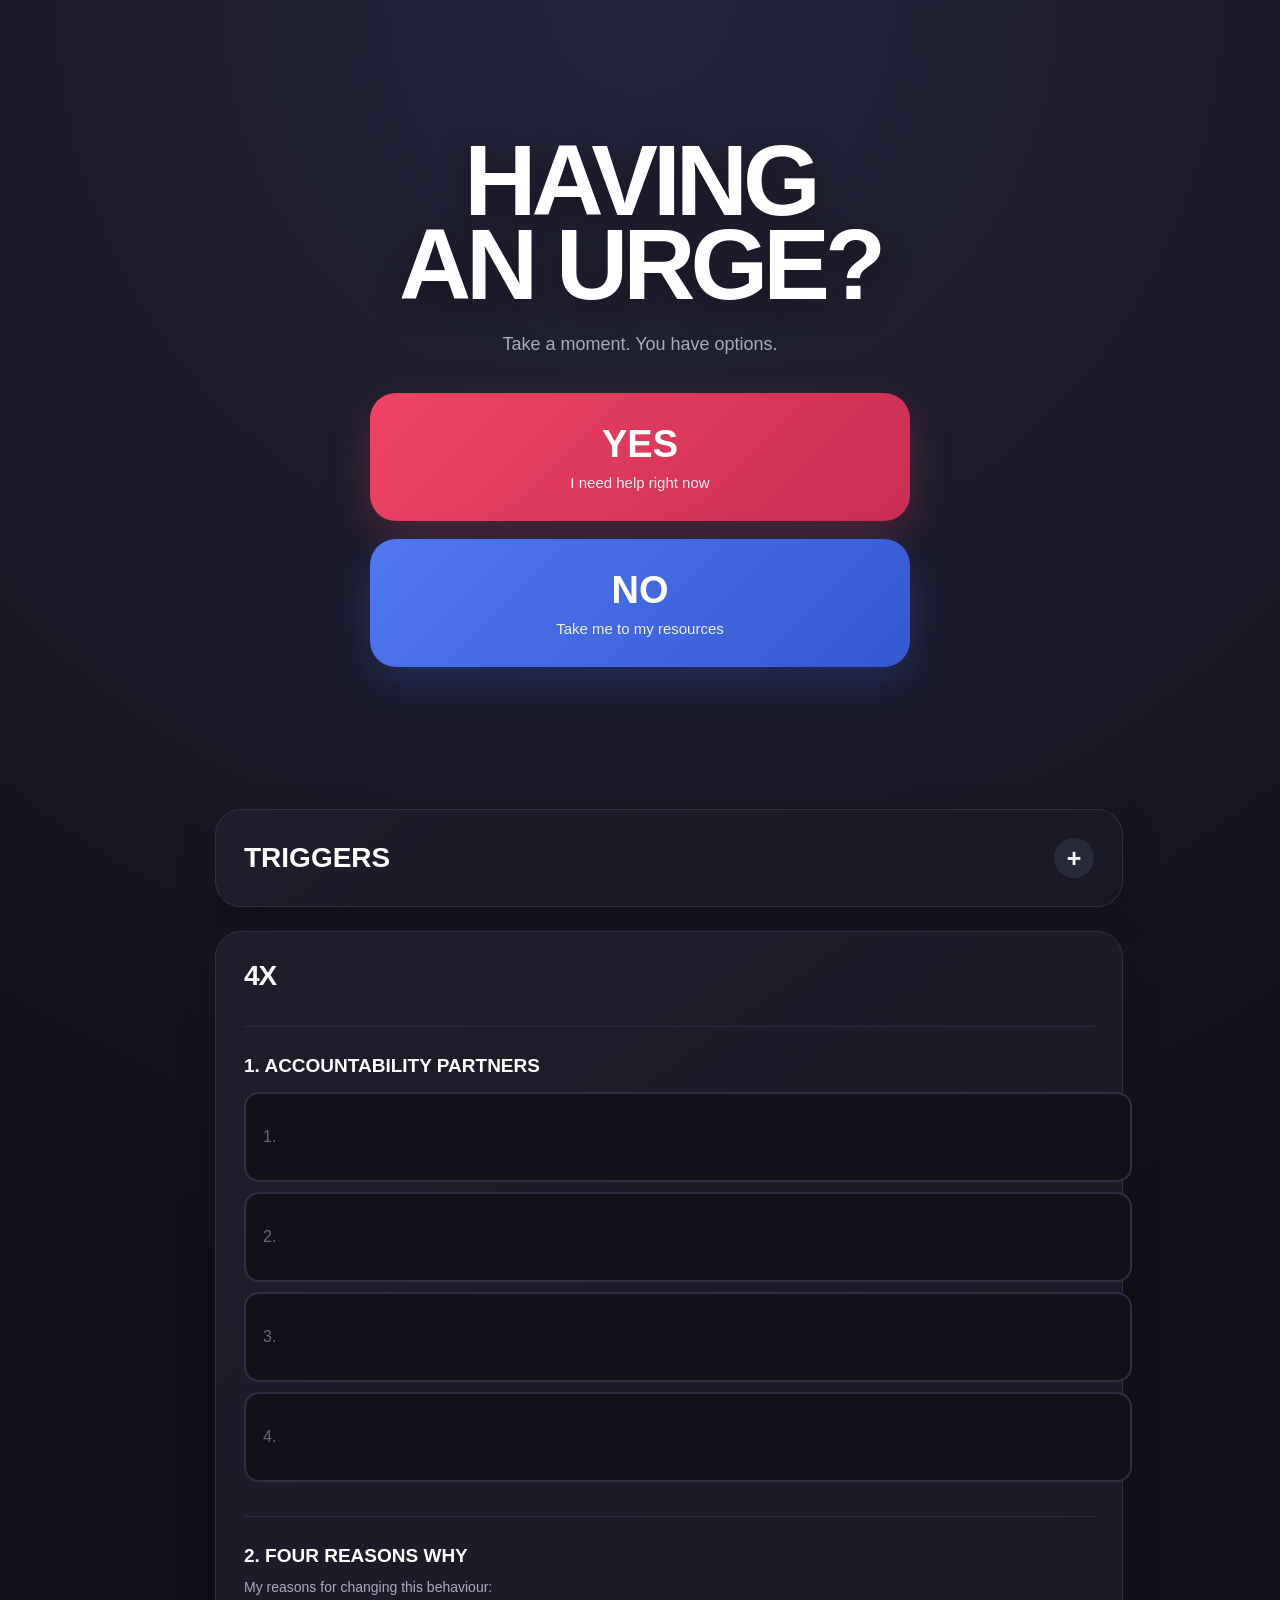
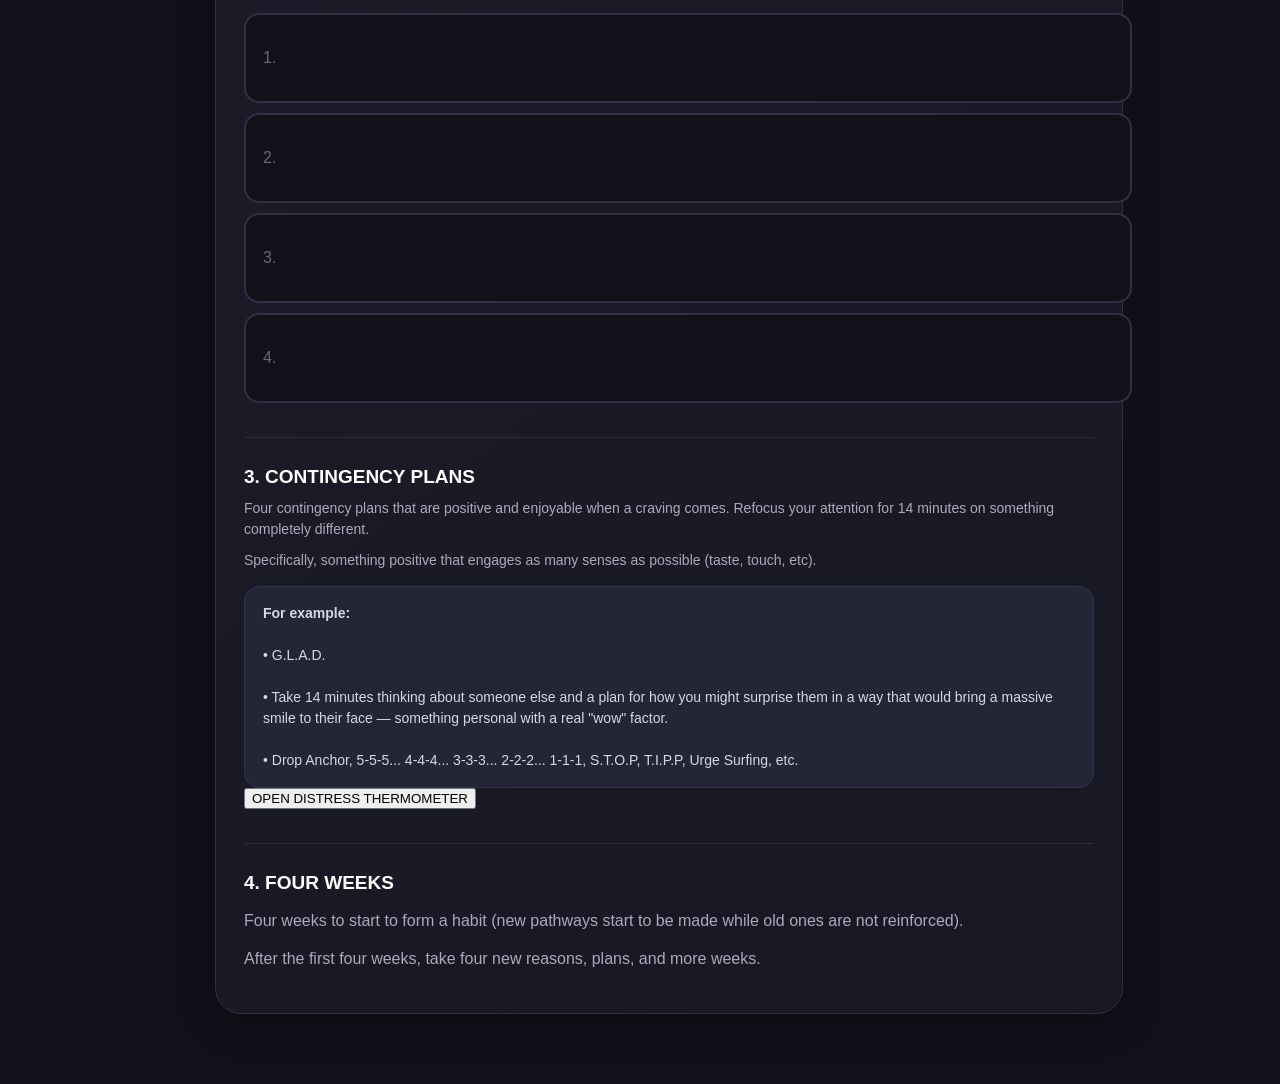
<file: index.html>
<!DOCTYPE html>
<html lang="en">

<head>
    <meta charset="UTF-8">
    <meta name="viewport" content="width=device-width, initial-scale=1.0">

    <title>Recovery Tool</title>

    <link rel="stylesheet" href="home.css">
</head>


<body>

<main class="recovery-home">


    <!-- URGE SECTION -->

    <section class="recovery-hero">

        <h1>HAVING<br>AN URGE?</h1>

        <p>
            Take a moment. You have options.
        </p>

        <div class="recovery-choice-buttons">

            <button
                class="recovery-choice recovery-yes"
                onclick="location.href='urge.html'"
            >
                <strong>YES</strong>
                <span>I need help right now</span>
            </button>


            <button
                class="recovery-choice recovery-no"
                onclick="location.href='resources.html'"
            >
                <strong>NO</strong>
                <span>Take me to my resources</span>
            </button>

        </div>

    </section>



    <!-- TRIGGERS -->

    <section class="recovery-section">

        <button
            class="recovery-section-header"
            onclick="toggleSection('triggers')"
        >
            <span>TRIGGERS</span>

            <span
                class="recovery-arrow"
                id="triggersArrow"
            >
                +
            </span>

        </button>


        <div
            class="recovery-expandable"
            id="triggers"
        >


            <!-- INTERNAL -->

            <button
                class="recovery-subheader internal-trigger"
                onclick="toggleSection('internal')"
            >
                <span>INTERNAL</span>
                <span>+</span>
            </button>


            <div
                class="recovery-subcontent"
                id="internal"
            >

                <div class="trigger-item">
                    Low mood / "dopamine deficit"
                </div>

                <div class="trigger-item">
                    Excitement and anticipation
                </div>

                <div class="trigger-item">
                    Physical sensations: chest tightness, adrenaline,
                    stiffness in hands, brain fog, stuttered breathing,
                    quickened heart rate
                </div>

                <div class="trigger-item">
                    Guilt and shame (anticipatory)
                </div>

            </div>



            <!-- EXTERNAL -->

            <button
                class="recovery-subheader external-trigger"
                onclick="toggleSection('external')"
            >
                <span>EXTERNAL</span>
                <span>+</span>
            </button>


            <div
                class="recovery-subcontent"
                id="external"
            >

                <div class="trigger-item">
                    Being alone or knowing someone is leaving the house
                </div>

                <div class="trigger-item">
                    Boredom
                </div>

                <div class="trigger-item">
                    Sexual imagery (including social media)
                </div>

                <div class="trigger-item">
                    Locations: bathroom (including at work), car in
                    secluded car parks, bedroom, shower
                </div>

                <div class="trigger-item">
                    Writing (requires solitude, increases vulnerability)
                </div>

            </div>

        </div>

    </section>



    <!-- 4X -->

    <section class="recovery-section">

        <div class="recovery-section-title">
            4X
        </div>



        <!-- ACCOUNTABILITY -->

        <div class="recovery-subsection">

            <h2>
                1. ACCOUNTABILITY PARTNERS
            </h2>


            <div class="recovery-input-list">

                <input
                    class="recovery-input"
                    type="text"
                    placeholder="1."
                    data-save="accountability-1"
                >

                <input
                    class="recovery-input"
                    type="text"
                    placeholder="2."
                    data-save="accountability-2"
                >

                <input
                    class="recovery-input"
                    type="text"
                    placeholder="3."
                    data-save="accountability-3"
                >

                <input
                    class="recovery-input"
                    type="text"
                    placeholder="4."
                    data-save="accountability-4"
                >

            </div>

        </div>



        <!-- MOTIVATION -->

        <div class="recovery-subsection">

            <h2>
                2. FOUR REASONS WHY
            </h2>


            <p class="recovery-help-text">
                My reasons for changing this behaviour:
            </p>


            <div class="recovery-input-list">

                <input
                    class="recovery-input"
                    type="text"
                    placeholder="1."
                    data-save="reason-1"
                >

                <input
                    class="recovery-input"
                    type="text"
                    placeholder="2."
                    data-save="reason-2"
                >

                <input
                    class="recovery-input"
                    type="text"
                    placeholder="3."
                    data-save="reason-3"
                >

                <input
                    class="recovery-input"
                    type="text"
                    placeholder="4."
                    data-save="reason-4"
                >

            </div>

        </div>



        <!-- CONTINGENCY PLANS -->

        <div class="recovery-subsection">

            <h2>
                3. CONTINGENCY PLANS
            </h2>


            <p class="recovery-help-text">
                Four contingency plans that are positive and enjoyable
                when a craving comes. Refocus your attention for 14
                minutes on something completely different.
            </p>


            <div class="recovery-help-text">

                Specifically, something positive that engages as many
                senses as possible (taste, touch, etc).

            </div>


            <div class="trigger-item">

                <strong>For example:</strong>

                <br><br>

                • G.L.A.D.

                <br><br>

                • Take 14 minutes thinking about someone else and a plan
                for how you might surprise them in a way that would bring
                a massive smile to their face — something personal with
                a real "wow" factor.

                <br><br>

                • Drop Anchor, 5-5-5... 4-4-4... 3-3-3...
                2-2-2... 1-1-1, S.T.O.P, T.I.P.P, Urge Surfing, etc.

            </div>


            <button
                class="recovery-thermometer-link"
                onclick="location.href='urge.html'"
            >
                OPEN DISTRESS THERMOMETER
            </button>

        </div>



        <!-- FOUR WEEKS -->

        <div class="recovery-subsection">

            <h2>
                4. FOUR WEEKS
            </h2>


            <p class="recovery-four-weeks">
                Four weeks to start to form a habit
                (new pathways start to be made while old ones
                are not reinforced).
            </p>


            <p class="recovery-four-weeks">
                After the first four weeks, take four new reasons,
                plans, and more weeks.
            </p>

        </div>

    </section>



</main>



<script>

/* =========================================================
   COLLAPSIBLE SECTIONS
========================================================= */

function toggleSection(id) {

    const section =
        document.getElementById(id);

    section.classList.toggle("open");

}



/* =========================================================
   SAVE TEXT BOXES
========================================================= */

const savedInputs =
    document.querySelectorAll("[data-save]");


savedInputs.forEach(input => {

    const key =
        "recovery-" + input.dataset.save;


    /*
       LOAD SAVED VALUE
    */

    const savedValue =
        localStorage.getItem(key);


    if (savedValue !== null) {

        input.value =
            savedValue;

    }


    /*
       SAVE WHEN TYPING
    */

    input.addEventListener("input", function() {

        localStorage.setItem(
            key,
            input.value
        );

    });

});

</script>


</body>

</html>
</file>
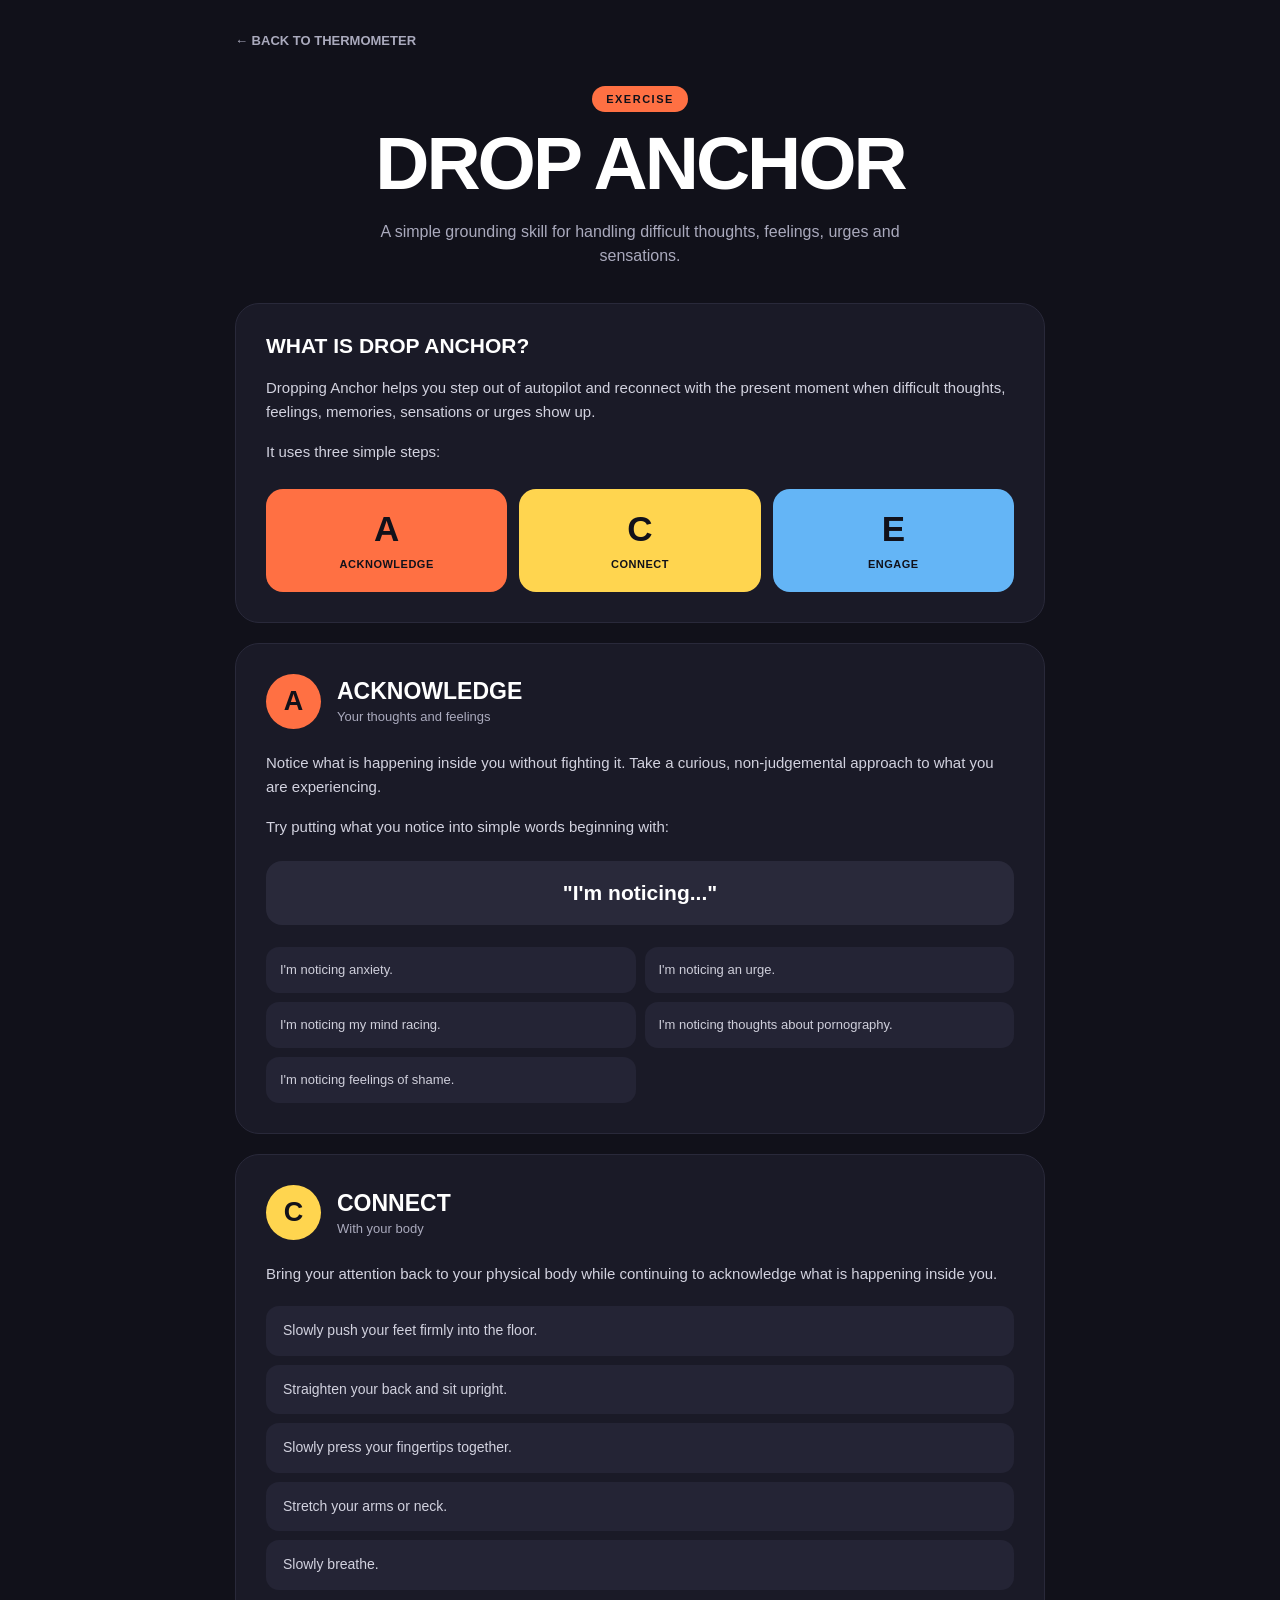
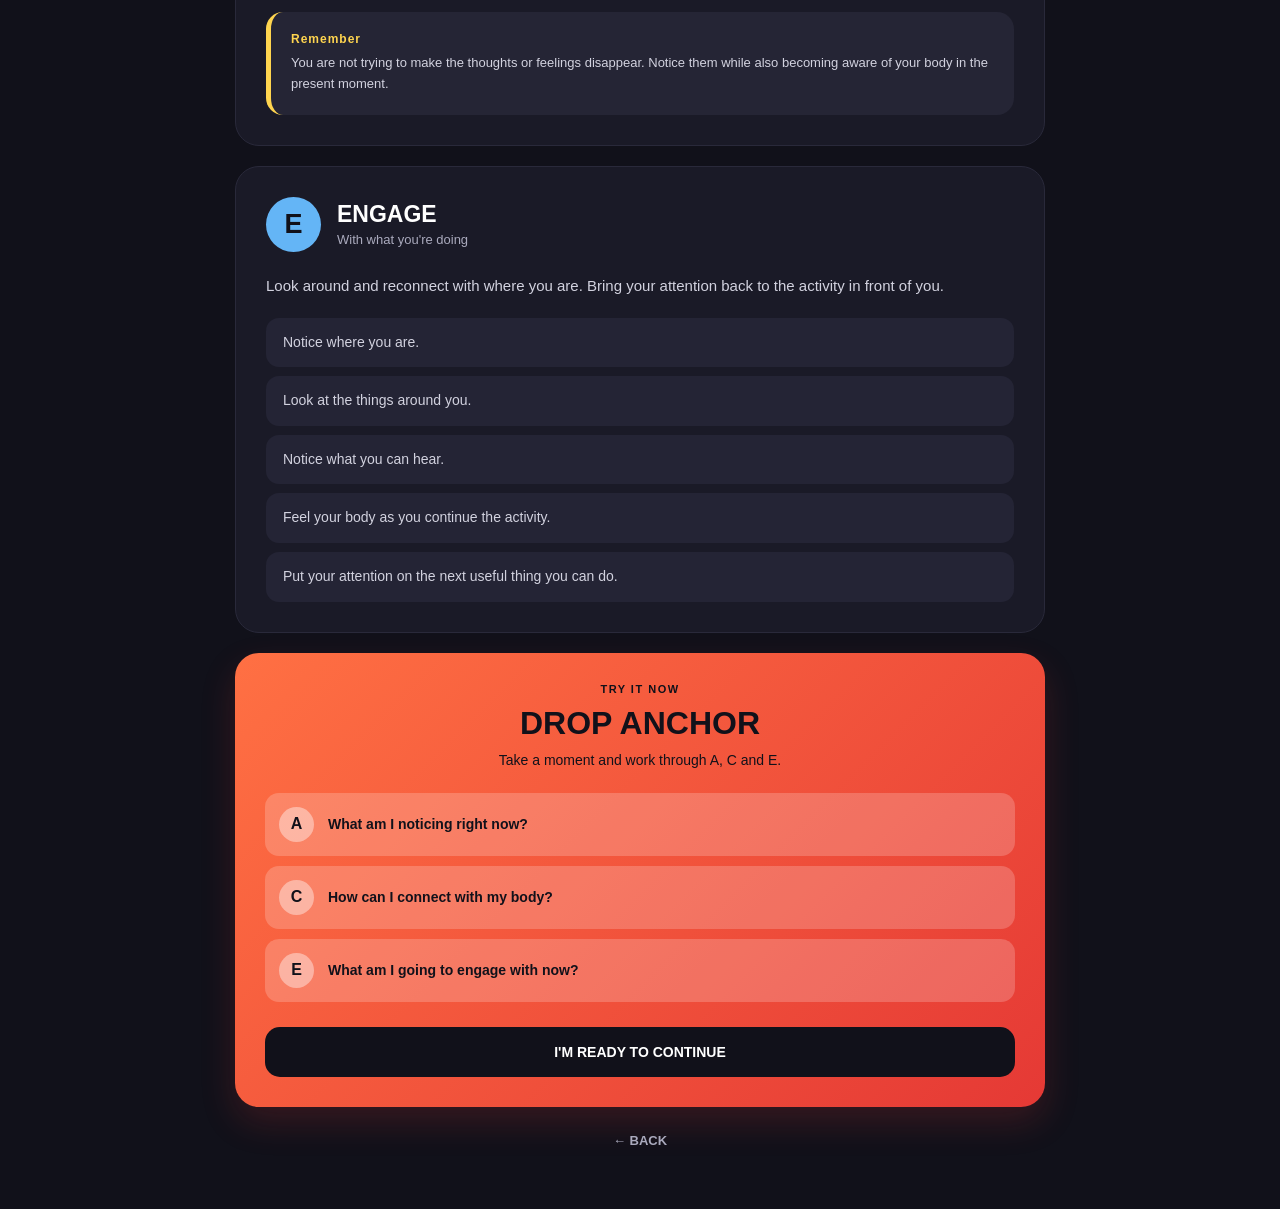
<file: drop-anchor.html>
<!DOCTYPE html>
<html lang="en">

<head>
    <meta charset="UTF-8">
    <meta name="viewport" content="width=device-width, initial-scale=1.0">

    <title>Drop Anchor</title>

    <link rel="stylesheet" href="drop-anchor.css">
</head>

<body>

<main class="exercise-page">

    <button
        class="back-button"
        onclick="location.href='urge.html'"
    >
        ← BACK TO THERMOMETER
    </button>


    <header class="exercise-header">

        <div class="exercise-label">
            EXERCISE
        </div>

        <h1>DROP ANCHOR</h1>

        <p>
            A simple grounding skill for handling difficult thoughts,
            feelings, urges and sensations.
        </p>

    </header>


    <!-- WHAT IS IT -->

    <section class="exercise-card introduction">

        <h2>WHAT IS DROP ANCHOR?</h2>

        <p>
            Dropping Anchor helps you step out of autopilot and reconnect
            with the present moment when difficult thoughts, feelings,
            memories, sensations or urges show up.
        </p>

        <p>
            It uses three simple steps:
        </p>

        <div class="ace-summary">

            <div class="ace-box ace-a">
                <strong>A</strong>
                <span>ACKNOWLEDGE</span>
            </div>

            <div class="ace-box ace-c">
                <strong>C</strong>
                <span>CONNECT</span>
            </div>

            <div class="ace-box ace-e">
                <strong>E</strong>
                <span>ENGAGE</span>
            </div>

        </div>

    </section>


    <!-- A -->

    <section class="step-card">

        <div class="step-heading">

            <div class="step-letter step-a">
                A
            </div>

            <div>
                <h2>ACKNOWLEDGE</h2>
                <span>Your thoughts and feelings</span>
            </div>

        </div>


        <p>
            Notice what is happening inside you without fighting it.
            Take a curious, non-judgemental approach to what you are
            experiencing.
        </p>

        <p>
            Try putting what you notice into simple words beginning with:
        </p>


        <div class="notice-box">
            "I'm noticing..."
        </div>


        <div class="examples">

            <div>I'm noticing anxiety.</div>

            <div>I'm noticing an urge.</div>

            <div>I'm noticing my mind racing.</div>

            <div>I'm noticing thoughts about pornography.</div>

            <div>I'm noticing feelings of shame.</div>

        </div>

    </section>


    <!-- C -->

    <section class="step-card">

        <div class="step-heading">

            <div class="step-letter step-c">
                C
            </div>

            <div>
                <h2>CONNECT</h2>
                <span>With your body</span>
            </div>

        </div>


        <p>
            Bring your attention back to your physical body while
            continuing to acknowledge what is happening inside you.
        </p>


        <div class="body-options">

            <div>
                Slowly push your feet firmly into the floor.
            </div>

            <div>
                Straighten your back and sit upright.
            </div>

            <div>
                Slowly press your fingertips together.
            </div>

            <div>
                Stretch your arms or neck.
            </div>

            <div>
                Slowly breathe.
            </div>

        </div>


        <div class="important-note">

            <strong>Remember</strong>

            <p>
                You are not trying to make the thoughts or feelings
                disappear. Notice them while also becoming aware of
                your body in the present moment.
            </p>

        </div>

    </section>


    <!-- E -->

    <section class="step-card">

        <div class="step-heading">

            <div class="step-letter step-e">
                E
            </div>

            <div>
                <h2>ENGAGE</h2>
                <span>With what you're doing</span>
            </div>

        </div>


        <p>
            Look around and reconnect with where you are. Bring your
            attention back to the activity in front of you.
        </p>


        <div class="engage-list">

            <div>
                Notice where you are.
            </div>

            <div>
                Look at the things around you.
            </div>

            <div>
                Notice what you can hear.
            </div>

            <div>
                Feel your body as you continue the activity.
            </div>

            <div>
                Put your attention on the next useful thing you can do.
            </div>

        </div>

    </section>


    <!-- TRY NOW -->

    <section class="try-card">

        <div class="try-label">
            TRY IT NOW
        </div>

        <h2>DROP ANCHOR</h2>

        <p>
            Take a moment and work through A, C and E.
        </p>


        <div class="try-steps">

            <div class="try-step">
                <strong>A</strong>
                <span>What am I noticing right now?</span>
            </div>

            <div class="try-step">
                <strong>C</strong>
                <span>How can I connect with my body?</span>
            </div>

            <div class="try-step">
                <strong>E</strong>
                <span>What am I going to engage with now?</span>
            </div>

        </div>


        <button
            class="done-button"
            onclick="location.href='urge.html'"
        >
            I'M READY TO CONTINUE
        </button>

    </section>


    <button
        class="back-bottom"
        onclick="location.href='urge.html'"
    >
        ← BACK
    </button>

</main>

</body>
</html>
</file>
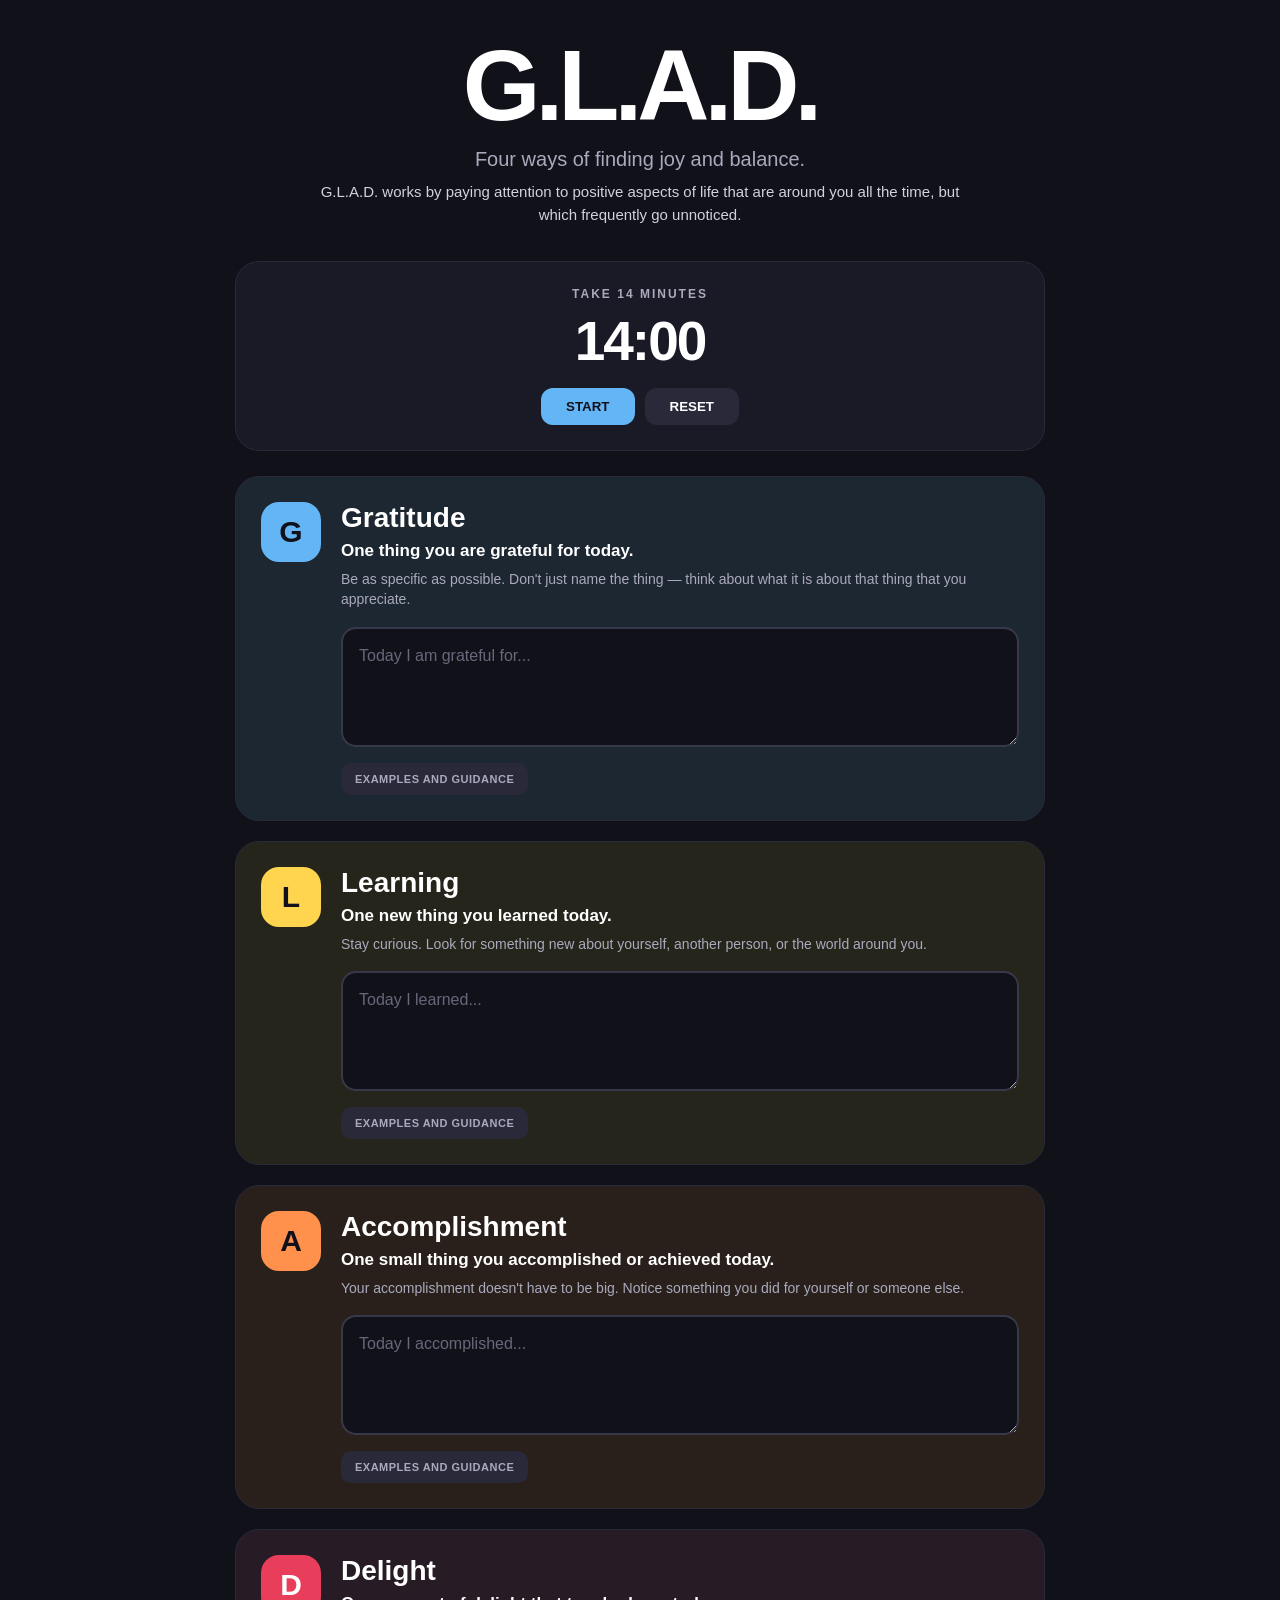
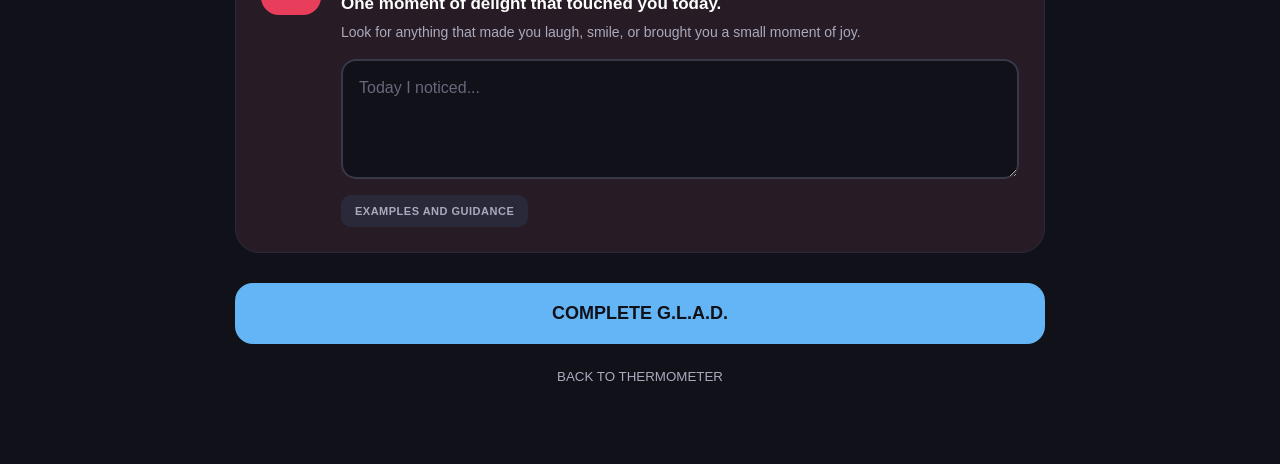
<file: glad.html>
<!DOCTYPE html>
<html lang="en">

<head>
    <meta charset="UTF-8">
    <meta name="viewport" content="width=device-width, initial-scale=1.0">

    <title>G.L.A.D. Technique</title>

    <link rel="stylesheet" href="glad.css">
</head>

<body>

<main class="glad-page">

    <!-- HEADER -->

    <section class="glad-header">

        <h1>G.L.A.D.</h1>

        <p class="glad-subtitle">
            Four ways of finding joy and balance.
        </p>

        <p class="glad-intro">
            G.L.A.D. works by paying attention to positive aspects of life
            that are around you all the time, but which frequently go unnoticed.
        </p>

    </section>


    <!-- TIMER -->

    <section class="glad-timer-card">

        <div class="timer-label">
            TAKE 14 MINUTES
        </div>

        <div
            class="timer"
            id="timer"
        >
            14:00
        </div>

        <div class="timer-buttons">

            <button
                class="timer-start"
                id="timerStart"
            >
                START
            </button>

            <button
                class="timer-reset"
                id="timerReset"
            >
                RESET
            </button>

        </div>

    </section>


    <!-- GRATITUDE -->

    <section class="glad-section gratitude">

        <div class="letter">
            G
        </div>

        <div class="section-content">

            <h2>Gratitude</h2>

            <p class="question">
                One thing you are grateful for today.
            </p>

            <p class="instruction">
                Be as specific as possible. Don't just name the thing —
                think about what it is about that thing that you appreciate.
            </p>

            <textarea
                id="gratitude"
                placeholder="Today I am grateful for..."
            ></textarea>

            <button
                class="details-button"
                onclick="toggleDetails('gratitudeDetails')"
            >
                EXAMPLES AND GUIDANCE
            </button>

            <div
                class="details"
                id="gratitudeDetails"
            >

                <p>
                    Gratitude can be something basic, such as having food
                    and water, sunlight, a body that works well enough,
                    or a roof over your head.
                </p>

                <p>
                    It can also be something significant, such as a devoted
                    relationship, meaningful work, a caring community of
                    friends, or robust health.
                </p>

                <p>
                    Try not to repeat the same item twice. It doesn't need
                    to be a big thing — it just needs to be something you
                    genuinely reflect on.
                </p>

            </div>

        </div>

    </section>


    <!-- LEARNING -->

    <section class="glad-section learning">

        <div class="letter">
            L
        </div>

        <div class="section-content">

            <h2>Learning</h2>

            <p class="question">
                One new thing you learned today.
            </p>

            <p class="instruction">
                Stay curious. Look for something new about yourself,
                another person, or the world around you.
            </p>

            <textarea
                id="learning"
                placeholder="Today I learned..."
            ></textarea>

            <button
                class="details-button"
                onclick="toggleDetails('learningDetails')"
            >
                EXAMPLES AND GUIDANCE
            </button>

            <div
                class="details"
                id="learningDetails"
            >

                <p>
                    You might have learned something about yourself,
                    such as noticing an insight or piece of wisdom that
                    you possess.
                </p>

                <p>
                    You might discover something new or interesting
                    about another person, even someone you have known
                    for a long time.
                </p>

                <p>
                    It could simply be a new fact or a new perspective
                    on something. Curiosity and learning can themselves
                    be sources of happiness.
                </p>

            </div>

        </div>

    </section>


    <!-- ACCOMPLISHMENT -->

    <section class="glad-section accomplishment">

        <div class="letter">
            A
        </div>

        <div class="section-content">

            <h2>Accomplishment</h2>

            <p class="question">
                One small thing you accomplished or achieved today.
            </p>

            <p class="instruction">
                Your accomplishment doesn't have to be big. Notice
                something you did for yourself or someone else.
            </p>

            <textarea
                id="accomplishment"
                placeholder="Today I accomplished..."
            ></textarea>

            <button
                class="details-button"
                onclick="toggleDetails('accomplishmentDetails')"
            >
                EXAMPLES AND GUIDANCE
            </button>

            <div
                class="details"
                id="accomplishmentDetails"
            >

                <p>
                    Getting enough sleep.
                </p>

                <p>
                    Choosing not to eat extra sugary foods.
                </p>

                <p>
                    Making your bed or getting dressed in the morning.
                </p>

                <p>
                    Doing anything that moves you, even slightly,
                    toward reaching a long-term goal.
                </p>

            </div>

        </div>

    </section>


    <!-- DELIGHT -->

    <section class="glad-section delight">

        <div class="letter">
            D
        </div>

        <div class="section-content">

            <h2>Delight</h2>

            <p class="question">
                One moment of delight that touched you today.
            </p>

            <p class="instruction">
                Look for anything that made you laugh, smile, or brought
                you a small moment of joy.
            </p>

            <textarea
                id="delight"
                placeholder="Today I noticed..."
            ></textarea>

            <button
                class="details-button"
                onclick="toggleDetails('delightDetails')"
            >
                EXAMPLES AND GUIDANCE
            </button>

            <div
                class="details"
                id="delightDetails"
            >

                <p>
                    Hearing a bird chirp, seeing a colourful flower,
                    or noticing the blue of the sky.
                </p>

                <p>
                    Laughing, tasting food, returning a smile, or
                    hugging a friend or family member.
                </p>

                <p>
                    Even something as simple as noticing the pleasant
                    sensation of water on your hands while washing
                    the dishes can count.
                </p>

            </div>

        </div>

    </section>


    <!-- COMPLETE -->

    <section class="glad-complete">

        <button
            class="complete-button"
            onclick="completeExercise()"
        >
            COMPLETE G.L.A.D.
        </button>

        <button
            class="back-button"
            onclick="location.href='urge.html'"
        >
            BACK TO THERMOMETER
        </button>

    </section>

</main>


<script>

/* =========================================================
   TIMER
========================================================= */

let timeRemaining = 14 * 60;

let timerRunning = false;

let timerInterval = null;


const timer =
    document.getElementById("timer");

const timerStart =
    document.getElementById("timerStart");

const timerReset =
    document.getElementById("timerReset");


function updateTimerDisplay() {

    const minutes =
        Math.floor(timeRemaining / 60);

    const seconds =
        timeRemaining % 60;

    timer.textContent =
        String(minutes).padStart(2, "0")
        + ":"
        + String(seconds).padStart(2, "0");

}


timerStart.addEventListener(
    "click",
    function() {

        if (timerRunning) {

            clearInterval(timerInterval);

            timerRunning = false;

            timerStart.textContent = "START";

            return;

        }


        timerRunning = true;

        timerStart.textContent = "PAUSE";


        timerInterval =
            setInterval(
                function() {

                    if (timeRemaining > 0) {

                        timeRemaining--;

                        updateTimerDisplay();

                    }

                    else {

                        clearInterval(timerInterval);

                        timerRunning = false;

                        timerStart.textContent = "START";

                    }

                },
                1000
            );

    }
);


timerReset.addEventListener(
    "click",
    function() {

        clearInterval(timerInterval);

        timerRunning = false;

        timeRemaining = 14 * 60;

        timerStart.textContent = "START";

        updateTimerDisplay();

    }
);


/* =========================================================
   EXPANDABLE GUIDANCE
========================================================= */

function toggleDetails(id) {

    const details =
        document.getElementById(id);

    details.classList.toggle("open");

}


/* =========================================================
   COMPLETE
========================================================= */

function completeExercise() {

    alert(
        "G.L.A.D. complete. You gave yourself 14 minutes to refocus."
    );

}

</script>

</body>

</html>
</file>
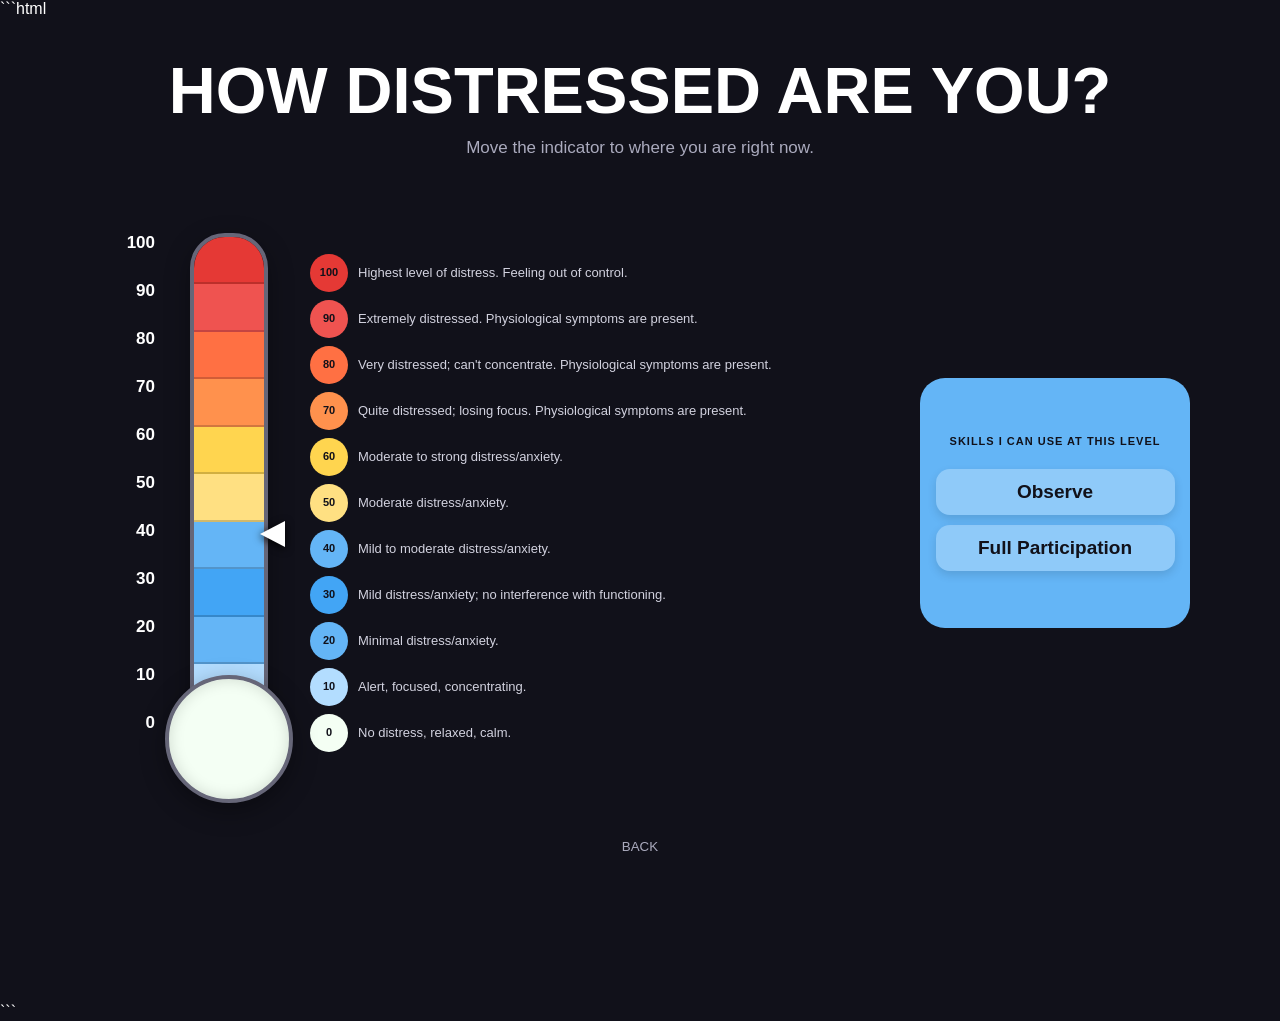
<file: urge.html>
```html
<!DOCTYPE html>
<html lang="en">

<head>
    <meta charset="UTF-8">
    <meta name="viewport" content="width=device-width, initial-scale=1.0">

    <title>Distress Thermometer</title>

    <link rel="stylesheet" href="style.css">
</head>

<body>

<main class="urge-page">

    <h1>HOW DISTRESSED ARE YOU?</h1>

    <p class="subtitle">
        Move the indicator to where you are right now.
    </p>


    <div class="thermometer-layout">


        <!-- THERMOMETER -->

        <section class="thermometer-area">

            <div class="thermometer-container">


                <!-- NUMBERS LEFT OF THERMOMETER -->

                <div class="thermometer-numbers">

                    <div>100</div>
                    <div>90</div>
                    <div>80</div>
                    <div>70</div>
                    <div>60</div>
                    <div>50</div>
                    <div>40</div>
                    <div>30</div>
                    <div>20</div>
                    <div>10</div>
                    <div>0</div>

                </div>


                <!-- THERMOMETER -->

                <div class="thermometer">

                    <div class="tube">

                        <div class="segment s100"></div>
                        <div class="segment s90"></div>
                        <div class="segment s80"></div>
                        <div class="segment s70"></div>
                        <div class="segment s60"></div>
                        <div class="segment s50"></div>
                        <div class="segment s40"></div>
                        <div class="segment s30"></div>
                        <div class="segment s20"></div>
                        <div class="segment s10"></div>
                        <div class="segment s0"></div>

                    </div>


                    <div class="bulb"></div>


                    <!-- INVISIBLE VERTICAL SLIDER -->

                    <input
                        type="range"
                        min="0"
                        max="100"
                        value="40"
                        step="10"
                        id="slider"
                    >


                    <!-- TRIANGLE INDICATOR -->

                    <div
                        class="pointer"
                        id="pointer"
                    ></div>

                </div>

            </div>

        </section>



        <!-- DEFINITIONS -->

        <section class="definitions">


            <div class="definition level-100">
                <strong>100</strong>
                <span>Highest level of distress. Feeling out of control.</span>
            </div>


            <div class="definition level-90">
                <strong>90</strong>
                <span>Extremely distressed. Physiological symptoms are present.</span>
            </div>


            <div class="definition level-80">
                <strong>80</strong>
                <span>Very distressed; can't concentrate. Physiological symptoms are present.</span>
            </div>


            <div class="definition level-70">
                <strong>70</strong>
                <span>Quite distressed; losing focus. Physiological symptoms are present.</span>
            </div>


            <div class="definition level-60">
                <strong>60</strong>
                <span>Moderate to strong distress/anxiety.</span>
            </div>


            <div class="definition level-50">
                <strong>50</strong>
                <span>Moderate distress/anxiety.</span>
            </div>


            <div class="definition level-40">
                <strong>40</strong>
                <span>Mild to moderate distress/anxiety.</span>
            </div>


            <div class="definition level-30">
                <strong>30</strong>
                <span>Mild distress/anxiety; no interference with functioning.</span>
            </div>


            <div class="definition level-20">
                <strong>20</strong>
                <span>Minimal distress/anxiety.</span>
            </div>


            <div class="definition level-10">
                <strong>10</strong>
                <span>Alert, focused, concentrating.</span>
            </div>


            <div class="definition level-0">
                <strong>0</strong>
                <span>No distress, relaxed, calm.</span>
            </div>

        </section>



        <!-- SKILLS -->

        <button
            class="skills-card skill-blue"
            id="skillsCard"
            onclick="location.href='tools.html'"
        >

            <div class="skills-title">
                SKILLS I CAN USE AT THIS LEVEL
            </div>

            <div
                class="skills-list"
                id="skillsList"
            ></div>

        </button>

    </div>


    <button
        class="back-button"
        onclick="location.href='index.html'"
    >
        BACK
    </button>

</main>



<script>

const slider =
    document.getElementById("slider");

const pointer =
    document.getElementById("pointer");

const skillsList =
    document.getElementById("skillsList");

const skillsCard =
    document.getElementById("skillsCard");


/* =========================================================
   SKILLS
========================================================= */

const skills = {

    0: [],

    10: [],

    20: [],

    30: [],

    40: [
        ["Observe", "observe.html"],
        ["Full Participation", "full-participation.html"]
    ],

    50: [
        ["G.L.A.D.", "glad.html"],
        ["Urge Surfing", "urge-surfing.html"]
    ],

    60: [
        ["Breathing Exercise", "breathing.html"],
        ["Thought Log", "thought-log.html"]
    ],

    70: [
        ["Notice, Name, Make Room", "notice-name-make-room.html"]
    ],

    80: [
        ["Drop Anchor", "drop-anchor.html"],
        ["ACE", "ace.html"]
    ],

    90: [
        ["S.T.O.P.", "stop.html"],
        ["5-5-5", "five-five-five.html"]
    ],

    100: [
        ["T.I.P.P.", "tipp.html"]
    ]

};


/* =========================================================
   POINTER POSITIONS
========================================================= */

const pointerPositions = {

    0: 75,
    10: 120,
    20: 165,
    30: 211,
    40: 256,
    50: 302,
    60: 347,
    70: 393,
    80: 438,
    90: 484,
    100: 529

};


/* =========================================================
   UPDATE
========================================================= */

function update() {

    const value =
        Number(slider.value);


    pointer.style.bottom =
        pointerPositions[value] + "px";


    skillsList.innerHTML = "";


    skills[value].forEach(skill => {

        const skillName =
            document.createElement("span");

        skillName.className =
            "skill-button";

        skillName.textContent =
            skill[0];

        skillName.addEventListener(
            "click",
            function(event) {

                event.stopPropagation();

                window.location.href =
                    skill[1];

            }
        );

        skillsList.appendChild(skillName);

    });


    skillsCard.className =
        "skills-card";


    if (value <= 40) {

        skillsCard.classList.add(
            "skill-blue"
        );

    }

    else if (value <= 60) {

        skillsCard.classList.add(
            "skill-yellow"
        );

    }

    else if (value <= 80) {

        skillsCard.classList.add(
            "skill-orange"
        );

    }

    else {

        skillsCard.classList.add(
            "skill-red"
        );

    }

}


slider.addEventListener(
    "input",
    update
);


update();

</script>

</body>

</html>
```
</file>
<file: home.css>
```css
* {
    box-sizing: border-box;
}


body {
    margin: 0;
    min-height: 100vh;

    background:
        radial-gradient(
            circle at 50% 0%,
            #24243a 0%,
            #11111a 48%
        );

    color: white;

    font-family: Arial, sans-serif;
}


/* =========================================================
   HOME
========================================================= */

.recovery-home {

    width: 100%;

    max-width: 850px;

    margin: 0 auto;

    padding: 20px 20px 70px;
}


/* =========================================================
   URGE HERO
========================================================= */

.recovery-hero {

    min-height: 85vh;

    display: flex;

    flex-direction: column;

    justify-content: center;

    align-items: center;

    text-align: center;
}


.recovery-hero h1 {

    margin: 0;

    color: white;

    font-size:
        clamp(55px, 11vw, 100px);

    font-weight: 900;

    line-height: .84;

    letter-spacing: -5px;

    text-shadow:
        0 8px 30px rgba(0,0,0,.4);
}


.recovery-hero p {

    margin: 28px 0 38px;

    color: #aaaabd;

    font-size: 18px;
}


/* =========================================================
   YES / NO
========================================================= */

.recovery-choice-buttons {

    width: 100%;

    max-width: 540px;

    display: flex;

    flex-direction: column;

    gap: 18px;
}


.recovery-choice {

    width: 100%;

    padding: 30px 22px;

    border: none;

    border-radius: 26px;

    color: white;

    font-family: Arial, sans-serif;

    cursor: pointer;

    transition:
        transform .15s ease,
        filter .15s ease;
}


.recovery-choice strong {

    display: block;

    font-size: 38px;

    font-weight: 900;
}


.recovery-choice span {

    display: block;

    margin-top: 8px;

    font-size: 15px;

    opacity: .9;
}


.recovery-choice:hover {

    transform:
        translateY(-4px)
        scale(1.015);

    filter: brightness(1.08);
}


.recovery-choice:active {

    transform: scale(.97);
}


.recovery-yes {

    background:
        linear-gradient(
            135deg,
            #f04463,
            #c92e52
        );

    box-shadow:
        0 15px 40px
        rgba(232,62,91,.25);
}


.recovery-no {

    background:
        linear-gradient(
            135deg,
            #5178f0,
            #3458d0
        );

    box-shadow:
        0 15px 40px
        rgba(66,103,232,.25);
}


/* =========================================================
   SECTIONS
========================================================= */

.recovery-section {

    width: 100%;

    margin-top: 24px;

    padding: 28px;

    border-radius: 26px;

    background:
        linear-gradient(
            145deg,
            #1d1d2b,
            #181824
        );

    border:
        1px solid #303044;

    box-shadow:
        0 12px 35px
        rgba(0,0,0,.25);
}


.recovery-section-title {

    color: white;

    font-size: 28px;

    font-weight: 900;

    letter-spacing: -1px;
}


/* =========================================================
   TRIGGERS
========================================================= */

.recovery-section-header {

    width: 100%;

    padding: 0;

    border: none;

    background: transparent;

    color: white;

    display: flex;

    align-items: center;

    justify-content: space-between;

    font-family: Arial, sans-serif;

    font-size: 28px;

    font-weight: 900;

    cursor: pointer;

    text-align: left;
}


.recovery-arrow {

    width: 40px;

    height: 40px;

    flex-shrink: 0;

    border-radius: 50%;

    background: #29293c;

    display: flex;

    align-items: center;

    justify-content: center;

    color: white;

    font-size: 25px;
}


.recovery-expandable {

    display: none;

    margin-top: 22px;
}


.recovery-expandable.open {

    display: block;
}


/* =========================================================
   INTERNAL / EXTERNAL
========================================================= */

.recovery-subheader {

    width: 100%;

    margin-top: 10px;

    padding: 19px 20px;

    border: none;

    border-radius: 17px;

    display: flex;

    align-items: center;

    justify-content: space-between;

    font-family: Arial, sans-serif;

    font-size: 17px;

    font-weight: 900;

    color: #11111a;

    cursor: pointer;

    transition:
        transform .15s ease,
        filter .15s ease;
}


.recovery-subheader:hover {

    transform: translateY(-2px);

    filter: brightness(1.08);
}


.internal-trigger {

    background:
        linear-gradient(
            135deg,
            #9b8df7,
            #7567dc
        );
}


.external-trigger {

    background:
        linear-gradient(
            135deg,
            #5178f0,
            #3458d0
        );
}


/* =========================================================
   TRIGGER CONTENT
========================================================= */

.recovery-subcontent {

    display: none;

    padding: 5px 0 8px;
}


.recovery-subcontent.open {

    display: block;
}


.trigger-item {

    margin-top: 8px;

    padding: 16px 18px;

    border-radius: 15px;

    background: #252538;

    border:
        1px solid #32324a;

    color: #d7d7e4;

    font-size: 14px;

    line-height: 1.5;

    text-align: left;
}


/* =========================================================
   4X
========================================================= */

.recovery-subsection {

    margin-top: 34px;

    padding-top: 28px;

    border-top:
        1px solid #2b2b3d;
}


.recovery-subsection:first-of-type {

    margin-top: 25px;

    padding-top: 0;

    border-top: none;
}


.recovery-subsection h2 {

    margin: 0 0 15px;

    color: white;

    font-size: 19px;

    font-weight: 900;
}


.recovery-help-text {

    margin: -5px 0 15px;

    color: #aaaabd;

    font-size: 14px;

    line-height: 1.5;
}


/* =========================================================
   INPUTS
========================================================= */

.recovery-input-list {

    display: flex;

    flex-direction: column;

    gap: 10px;
}


.recovery-input {

    width: 100%;

    min-height: 56px;

    padding: 15px 17px;

    border:
        2px solid #303044;

    border-radius: 15px;

    outline: none;

    background: #11111a;

    color: white;

    font-family: Arial, sans-serif;

    font-size: 16px;
}


.recovery-input::placeholder {

    color: #69697c;
}


.recovery-input:focus {

    border-color: #5178f0;

    box-shadow:
        0 0 0 4px
        rgba(81,120,240,.13);
}


/* =========================================================
   FOUR WEEKS
========================================================= */

.recovery-four-weeks {

    margin: 0 0 14px;

    color: #aaaabd;

    font-size: 16px;

    line-height: 1.5;
}


/* =========================================================
   MOBILE
========================================================= */

@media (max-width: 600px) {

    .recovery-home {

        padding:
            10px
            14px
            50px;
    }


    .recovery-hero {

        min-height: 82vh;
    }


    .recovery-hero h1 {

        font-size:
            clamp(48px,16vw,75px);

        letter-spacing: -4px;
    }


    .recovery-hero p {

        font-size: 16px;

        margin:
            22px 0 30px;
    }


    .recovery-choice {

        padding:
            27px
            18px;
    }


    .recovery-choice strong {

        font-size: 34px;
    }


    .recovery-section {

        padding:
            23px
            18px;

        border-radius: 22px;
    }


    .recovery-section-header {

        font-size: 24px;
    }


    .recovery-section-title {

        font-size: 25px;
    }

}
```
</file>
<file: drop-anchor.css>
* {
    box-sizing: border-box;
}


body {
    margin: 0;

    min-height: 100vh;

    background: #11111a;

    color: white;

    font-family: Arial, sans-serif;
}


/* =========================
   PAGE
========================= */

.exercise-page {

    width: 100%;

    max-width: 850px;

    margin: 0 auto;

    padding: 25px 20px 60px;
}


/* =========================
   BACK
========================= */

.back-button {

    background: none;

    border: none;

    color: #aaaabd;

    font-family: Arial, sans-serif;

    font-size: 13px;

    font-weight: 700;

    cursor: pointer;

    padding: 8px 0;

    margin-bottom: 30px;
}


.back-button:hover,
.back-bottom:hover {

    color: white;
}


/* =========================
   HEADER
========================= */

.exercise-header {

    text-align: center;

    margin-bottom: 35px;
}


.exercise-label {

    display: inline-block;

    padding: 7px 14px;

    border-radius: 30px;

    background: #ff7043;

    color: #11111a;

    font-size: 11px;

    font-weight: 900;

    letter-spacing: 1.5px;

    margin-bottom: 18px;
}


.exercise-header h1 {

    margin: 0;

    font-size: clamp(45px, 9vw, 75px);

    line-height: .9;

    font-weight: 900;

    letter-spacing: -3px;
}


.exercise-header p {

    max-width: 600px;

    margin: 22px auto 0;

    color: #aaaabd;

    font-size: 16px;

    line-height: 1.5;
}


/* =========================
   GENERAL CARDS
========================= */

.exercise-card,
.step-card,
.try-card {

    width: 100%;

    border-radius: 24px;

    padding: 30px;

    margin-bottom: 20px;
}


.exercise-card {

    background: #1a1a27;

    border: 1px solid #29293a;
}


.step-card {

    background: #1a1a27;

    border: 1px solid #29293a;
}


.exercise-card h2 {

    margin: 0 0 18px;

    font-size: 21px;

    font-weight: 900;
}


.exercise-card p,
.step-card p {

    color: #d2d2df;

    font-size: 15px;

    line-height: 1.6;

    margin: 0 0 16px;
}


/* =========================
   ACE SUMMARY
========================= */

.ace-summary {

    display: grid;

    grid-template-columns:
        repeat(3, 1fr);

    gap: 12px;

    margin-top: 25px;
}


.ace-box {

    padding: 20px 10px;

    border-radius: 17px;

    text-align: center;

    color: #11111a;
}


.ace-box strong {

    display: block;

    font-size: 35px;

    font-weight: 900;

    margin-bottom: 5px;
}


.ace-box span {

    font-size: 11px;

    font-weight: 900;

    letter-spacing: .5px;
}


.ace-a {
    background: #ff7043;
}


.ace-c {
    background: #ffd54f;
}


.ace-e {
    background: #64b5f6;
}


/* =========================
   STEP HEADING
========================= */

.step-heading {

    display: flex;

    align-items: center;

    gap: 16px;

    margin-bottom: 22px;
}


.step-letter {

    flex: 0 0 55px;

    width: 55px;

    height: 55px;

    border-radius: 50%;

    display: flex;

    align-items: center;

    justify-content: center;

    color: #11111a;

    font-size: 27px;

    font-weight: 900;
}


.step-heading h2 {

    margin: 0;

    font-size: 23px;

    font-weight: 900;
}


.step-heading span {

    display: block;

    margin-top: 4px;

    color: #aaaabd;

    font-size: 13px;
}


.step-a {
    background: #ff7043;
}


.step-c {
    background: #ffd54f;
}


.step-e {
    background: #64b5f6;
}


/* =========================
   NOTICE BOX
========================= */

.notice-box {

    margin: 22px 0;

    padding: 20px;

    border-radius: 16px;

    background: #29293a;

    color: white;

    font-size: 21px;

    font-weight: 900;

    text-align: center;
}


/* =========================
   EXAMPLES
========================= */

.examples {

    display: grid;

    grid-template-columns:
        repeat(2, 1fr);

    gap: 9px;
}


.examples div {

    padding: 14px;

    border-radius: 13px;

    background: #242435;

    color: #cfcfdb;

    font-size: 13px;

    line-height: 1.4;
}


/* =========================
   BODY OPTIONS
========================= */

.body-options,
.engage-list {

    display: flex;

    flex-direction: column;

    gap: 9px;

    margin-top: 20px;
}


.body-options div,
.engage-list div {

    padding: 15px 17px;

    border-radius: 13px;

    background: #242435;

    color: #d2d2df;

    font-size: 14px;

    line-height: 1.4;
}


/* =========================
   IMPORTANT NOTE
========================= */

.important-note {

    margin-top: 22px;

    padding: 20px;

    border-radius: 17px;

    background: #252535;

    border-left: 5px solid #ffd54f;
}


.important-note strong {

    display: block;

    margin-bottom: 7px;

    color: #ffd54f;

    font-size: 12px;

    letter-spacing: 1px;
}


.important-note p {

    margin: 0;

    font-size: 13px;
}


/* =========================
   TRY CARD
========================= */

.try-card {

    background: linear-gradient(
        135deg,
        #ff7043,
        #e53935
    );

    color: #11111a;

    text-align: center;

    box-shadow:
        0 15px 35px rgba(229,57,53,.18);
}


.try-label {

    font-size: 11px;

    font-weight: 900;

    letter-spacing: 1.5px;

    margin-bottom: 10px;
}


.try-card h2 {

    margin: 0;

    font-size: 32px;

    font-weight: 900;
}


.try-card > p {

    margin: 10px 0 25px;

    font-size: 14px;
}


.try-steps {

    display: flex;

    flex-direction: column;

    gap: 10px;

    text-align: left;
}


.try-step {

    display: flex;

    align-items: center;

    gap: 14px;

    padding: 14px;

    border-radius: 14px;

    background: rgba(255,255,255,.2);
}


.try-step strong {

    flex: 0 0 35px;

    width: 35px;

    height: 35px;

    border-radius: 50%;

    display: flex;

    align-items: center;

    justify-content: center;

    background: rgba(255,255,255,.4);

    font-size: 16px;
}


.try-step span {

    font-size: 14px;

    font-weight: 700;

    line-height: 1.3;
}


/* =========================
   DONE BUTTON
========================= */

.done-button {

    width: 100%;

    margin-top: 25px;

    padding: 17px;

    border: none;

    border-radius: 15px;

    background: #11111a;

    color: white;

    font-family: Arial, sans-serif;

    font-size: 14px;

    font-weight: 900;

    cursor: pointer;

    transition: transform .15s ease;
}


.done-button:hover {

    transform: scale(1.02);
}


.done-button:active {

    transform: scale(.98);
}


/* =========================
   BOTTOM BACK
========================= */

.back-bottom {

    display: block;

    margin: 25px auto 0;

    background: none;

    border: none;

    color: #aaaabd;

    font-family: Arial, sans-serif;

    font-size: 13px;

    font-weight: 700;

    cursor: pointer;
}


/* =========================
   PHONE
========================= */

@media (max-width: 600px) {

    .exercise-page {

        padding: 18px 15px 45px;
    }


    .exercise-card,
    .step-card,
    .try-card {

        padding: 22px;

        border-radius: 20px;
    }


    .ace-summary {

        grid-template-columns: 1fr;
    }


    .examples {

        grid-template-columns: 1fr;
    }


    .exercise-header h1 {

        letter-spacing: -2px;
    }

}
</file>
<file: glad.css>
* {
    box-sizing: border-box;
}


body {

    margin: 0;

    min-height: 100vh;

    background: #11111a;

    color: white;

    font-family: Arial, sans-serif;

}


/* =========================================================
   PAGE
========================================================= */

.glad-page {

    width: 100%;

    max-width: 850px;

    margin: 0 auto;

    padding: 40px 20px 70px;

}


/* =========================================================
   HEADER
========================================================= */

.glad-header {

    text-align: center;

    margin-bottom: 35px;

}


.glad-header h1 {

    margin: 0;

    font-size: clamp(60px, 12vw, 100px);

    font-weight: 900;

    letter-spacing: -5px;

    line-height: .9;

}


.glad-subtitle {

    margin: 18px 0 10px;

    color: #aaaabd;

    font-size: 20px;

}


.glad-intro {

    max-width: 650px;

    margin: 0 auto;

    color: #d2d2df;

    font-size: 15px;

    line-height: 1.5;

}


/* =========================================================
   TIMER
========================================================= */

.glad-timer-card {

    margin-bottom: 25px;

    padding: 25px;

    border-radius: 24px;

    background: #1a1a27;

    border: 1px solid #29293a;

    text-align: center;

}


.timer-label {

    color: #aaaabd;

    font-size: 12px;

    font-weight: 900;

    letter-spacing: 2px;

}


.timer {

    margin: 8px 0 15px;

    font-size: 55px;

    font-weight: 900;

    letter-spacing: -2px;

}


.timer-buttons {

    display: flex;

    justify-content: center;

    gap: 10px;

}


.timer-buttons button {

    padding: 11px 25px;

    border: none;

    border-radius: 12px;

    font-family: Arial, sans-serif;

    font-weight: 900;

    cursor: pointer;

}


.timer-start {

    background: #64b5f6;

    color: #11111a;

}


.timer-reset {

    background: #29293a;

    color: white;

}


/* =========================================================
   G.L.A.D. SECTIONS
========================================================= */

.glad-section {

    position: relative;

    display: flex;

    gap: 20px;

    margin-top: 20px;

    padding: 25px;

    border-radius: 24px;

    border: 1px solid #29293a;

}


/* INDIVIDUAL COLOURS */

.gratitude {

    background: #1d2731;

}


.learning {

    background: #25251b;

}


.accomplishment {

    background: #29201b;

}


.delight {

    background: #271c25;

}


/* =========================================================
   LETTER
========================================================= */

.letter {

    flex: 0 0 60px;

    width: 60px;

    height: 60px;

    border-radius: 18px;

    display: flex;

    align-items: center;

    justify-content: center;

    font-size: 30px;

    font-weight: 900;

}


.gratitude .letter {

    background: #64b5f6;

    color: #11111a;

}


.learning .letter {

    background: #ffd54f;

    color: #11111a;

}


.accomplishment .letter {

    background: #ff914d;

    color: #11111a;

}


.delight .letter {

    background: #e83e5b;

    color: white;

}


/* =========================================================
   CONTENT
========================================================= */

.section-content {

    flex: 1;

}


.section-content h2 {

    margin: 0;

    font-size: 28px;

    font-weight: 900;

}


.question {

    margin: 7px 0 8px;

    color: white;

    font-size: 17px;

    font-weight: 700;

}


.instruction {

    margin: 0 0 17px;

    color: #aaaabd;

    font-size: 14px;

    line-height: 1.45;

}


/* =========================================================
   TEXT BOX
========================================================= */

textarea {

    width: 100%;

    min-height: 120px;

    resize: vertical;

    padding: 16px;

    border: 2px solid #38384b;

    border-radius: 15px;

    outline: none;

    background: #11111a;

    color: white;

    font-family: Arial, sans-serif;

    font-size: 16px;

    line-height: 1.4;

}


textarea::placeholder {

    color: #68687b;

}


textarea:focus {

    border-color: #64b5f6;

    box-shadow:
        0 0 0 3px rgba(100,181,246,.12);

}


/* =========================================================
   DETAILS
========================================================= */

.details-button {

    margin-top: 12px;

    padding: 10px 14px;

    border: none;

    border-radius: 10px;

    background: #29293a;

    color: #aaaabd;

    font-family: Arial, sans-serif;

    font-size: 11px;

    font-weight: 900;

    letter-spacing: .5px;

    cursor: pointer;

}


.details-button:hover {

    background: #36364a;

}


.details {

    display: none;

    margin-top: 15px;

    padding: 17px;

    border-radius: 14px;

    background: #11111a;

    color: #c9c9d5;

    font-size: 13px;

    line-height: 1.5;

}


.details.open {

    display: block;

}


.details p {

    margin: 0 0 12px;

}


.details p:last-child {

    margin-bottom: 0;

}


/* =========================================================
   BOTTOM BUTTONS
========================================================= */

.glad-complete {

    margin-top: 30px;

    display: flex;

    flex-direction: column;

    align-items: center;

    gap: 15px;

}


.complete-button {

    width: 100%;

    padding: 20px;

    border: none;

    border-radius: 18px;

    background: #64b5f6;

    color: #11111a;

    font-family: Arial, sans-serif;

    font-size: 18px;

    font-weight: 900;

    cursor: pointer;

    transition:
        transform .15s ease,
        filter .15s ease;

}


.complete-button:hover {

    transform: scale(1.02);

    filter: brightness(1.08);

}


.complete-button:active {

    transform: scale(.98);

}


.back-button {

    padding: 10px 20px;

    border: none;

    background: none;

    color: #aaaabd;

    font-family: Arial, sans-serif;

    cursor: pointer;

}


/* =========================================================
   PHONE
========================================================= */

@media (max-width: 600px) {

    .glad-page {

        padding: 25px 15px 50px;

    }


    .glad-header h1 {

        font-size: 65px;

    }


    .glad-section {

        gap: 13px;

        padding: 18px;

    }


    .letter {

        flex: 0 0 48px;

        width: 48px;

        height: 48px;

        border-radius: 14px;

        font-size: 23px;

    }


    .section-content h2 {

        font-size: 23px;

    }


    .timer {

        font-size: 45px;

    }

}
</file>
<file: style.css>
```css
* {
    box-sizing: border-box;
}

body {
    margin: 0;
    min-height: 100vh;
    background: #11111a;
    color: white;
    font-family: Arial, sans-serif;
}


/* =========================================================
   THERMOMETER PAGE
========================================================= */

.urge-page {
    min-height: 100vh;
    padding: 40px 20px 45px;
    text-align: center;
}

.urge-page h1 {
    margin: 0;
    font-size: clamp(38px, 6vw, 65px);
    line-height: 1;
}

.subtitle {
    margin: 15px 0 35px;
    color: #aaaabd;
    font-size: 17px;
}


/* =========================================================
   LAYOUT
========================================================= */

.thermometer-layout {
    width: 100%;
    max-width: 1100px;
    margin: 0 auto;

    display: grid;

    grid-template-columns:
        210px
        1fr
        270px;

    gap: 10px;

    align-items: center;
}


/* =========================================================
   THERMOMETER AREA
========================================================= */

.thermometer-area {
    height: 620px;

    display: flex;

    align-items: center;

    justify-content: center;
}

.thermometer-container {
    position: relative;

    width: 190px;

    height: 600px;
}


/* =========================================================
   NUMBERS
========================================================= */

.thermometer-numbers {
    position: absolute;

    left: 0;

    top: 30px;

    width: 55px;

    height: 500px;

    display: flex;

    flex-direction: column;

    justify-content: space-between;

    padding-right: 10px;

    text-align: right;

    font-size: 17px;

    font-weight: 900;
}


/* =========================================================
   THERMOMETER
========================================================= */

.thermometer {
    position: absolute;

    left: 65px;

    top: 0;

    width: 120px;

    height: 600px;
}


/* =========================================================
   TUBE
========================================================= */

.tube {
    position: absolute;

    left: 25px;

    top: 30px;

    width: 70px;

    height: 500px;

    overflow: hidden;

    border-radius:
        35px 35px 8px 8px;

    border: 4px solid #666678;

    box-shadow:
        inset 0 0 12px rgba(0,0,0,.35),
        0 8px 25px rgba(0,0,0,.35);
}

.segment {
    width: 100%;

    height: 45.45px;

    border-bottom:
        2px solid rgba(0,0,0,.18);
}


/* =========================================================
   COLOURS
========================================================= */

.s100 {
    background: #e53935;
}

.s90 {
    background: #ef5350;
}

.s80 {
    background: #ff7043;
}

.s70 {
    background: #ff914d;
}

.s60 {
    background: #ffd54f;
}

.s50 {
    background: #ffe082;
}

.s40 {
    background: #64b5f6;
}

.s30 {
    background: #42a5f5;
}

.s20 {
    background: #64b5f6;
}

.s10 {
    background: #b3ddff;
}

.s0 {
    background: #f4fff4;

    border-bottom: none;
}


/* =========================================================
   BULB
========================================================= */

.bulb {
    position: absolute;

    left: 0;

    bottom: 0;

    width: 120px;

    height: 120px;

    border-radius: 50%;

    background: #f4fff4;

    border: 4px solid #666678;

    box-shadow:
        inset 0 0 15px rgba(0,0,0,.15),
        0 8px 25px rgba(0,0,0,.35);
}

.bulb::before {
    content: "";

    position: absolute;

    width: 62px;

    height: 85px;

    left: 25px;

    bottom: 70px;

    background: #f4fff4;

    z-index: -1;
}


/* =========================================================
   SLIDER
========================================================= */

#slider {
    position: absolute;

    z-index: 40;

    left: -5px;

    top: 0;

    width: 130px;

    height: 550px;

    opacity: 0;

    cursor: ns-resize;

    appearance: none;

    -webkit-appearance: none;

    writing-mode: vertical-lr;

    direction: rtl;
}


/* =========================================================
   TRIANGLE
========================================================= */

.pointer {
    position: absolute;

    z-index: 50;

    left: 95px;

    width: 0;

    height: 0;

    border-top:
        13px solid transparent;

    border-bottom:
        13px solid transparent;

    border-right:
        25px solid white;

    filter:
        drop-shadow(0 2px 4px black);

    pointer-events: none;

    transition:
        bottom 0.1s ease;
}


/* =========================================================
   DEFINITIONS
========================================================= */

.definitions {
    height: 500px;

    display: flex;

    flex-direction: column;

    justify-content: space-between;

    text-align: left;
}

.definition {
    display: flex;

    align-items: center;

    gap: 10px;

    min-height: 40px;

    color: #d2d2df;

    font-size: 13px;

    line-height: 1.25;
}


/* =========================================================
   NUMBER CIRCLES
========================================================= */

.definition strong {
    flex: 0 0 38px;

    width: 38px;

    height: 38px;

    border-radius: 50%;

    display: flex;

    align-items: center;

    justify-content: center;

    font-size: 11px;

    font-weight: 900;

    color: #11111a;
}


/* =========================================================
   MATCH COLOURS
========================================================= */

.level-100 strong {
    background: #e53935;
}

.level-90 strong {
    background: #ef5350;
}

.level-80 strong {
    background: #ff7043;
}

.level-70 strong {
    background: #ff914d;
}

.level-60 strong {
    background: #ffd54f;
}

.level-50 strong {
    background: #ffe082;
}

.level-40 strong {
    background: #64b5f6;
}

.level-30 strong {
    background: #42a5f5;
}

.level-20 strong {
    background: #64b5f6;
}

.level-10 strong {
    background: #b3ddff;
}

.level-0 strong {
    background: #f4fff4;
}


/* =========================================================
   SKILLS CARD
========================================================= */

.skills-card {
    width: 100%;

    min-height: 250px;

    border: none;

    border-radius: 25px;

    padding: 30px 20px;

    display: flex;

    flex-direction: column;

    align-items: center;

    justify-content: center;

    text-align: center;

    color: #11111a;

    cursor: pointer;
}

.skills-title {
    font-size: 11px;

    font-weight: 900;

    letter-spacing: 1px;

    margin-bottom: 22px;
}

.skills-list {
    width: 100%;

    display: flex;

    flex-direction: column;

    align-items: center;

    gap: 10px;
}

.skill-button {
    width: 90%;

    padding: 12px 16px;

    border: none;

    border-radius: 14px;

    background:
        rgba(255,255,255,.28);

    color: #11111a;

    font-family: Arial, sans-serif;

    font-size: 19px;

    font-weight: 900;

    text-align: center;

    box-shadow:
        0 4px 10px rgba(0,0,0,.12);
}


/* =========================================================
   SKILL CARD COLOURS
========================================================= */

.skill-blue {
    background: #64b5f6;
}

.skill-yellow {
    background: #ffd54f;
}

.skill-orange {
    background: #ff7043;
}

.skill-red {
    background: #e53935;
}


/* =========================================================
   BACK
========================================================= */

.back-button {
    margin-top: 25px;

    background: none;

    border: none;

    color: #aaaabd;

    cursor: pointer;
}


/* =========================================================
   TABLET
========================================================= */

@media (max-width: 950px) {

    .thermometer-layout {

        grid-template-columns:
            200px 1fr;
    }

    .skills-card {

        grid-column: 1 / -1;

        max-width: 350px;

        margin: 10px auto 0;
    }
}


/* =========================================================
   PHONE
========================================================= */

@media (max-width: 600px) {

    .thermometer-layout {

        display: flex;

        flex-direction: column;
    }

    .definitions {

        width: 100%;

        height: auto;

        gap: 10px;
    }

    .skills-card {

        width: 100%;
    }
}
```
</file>
